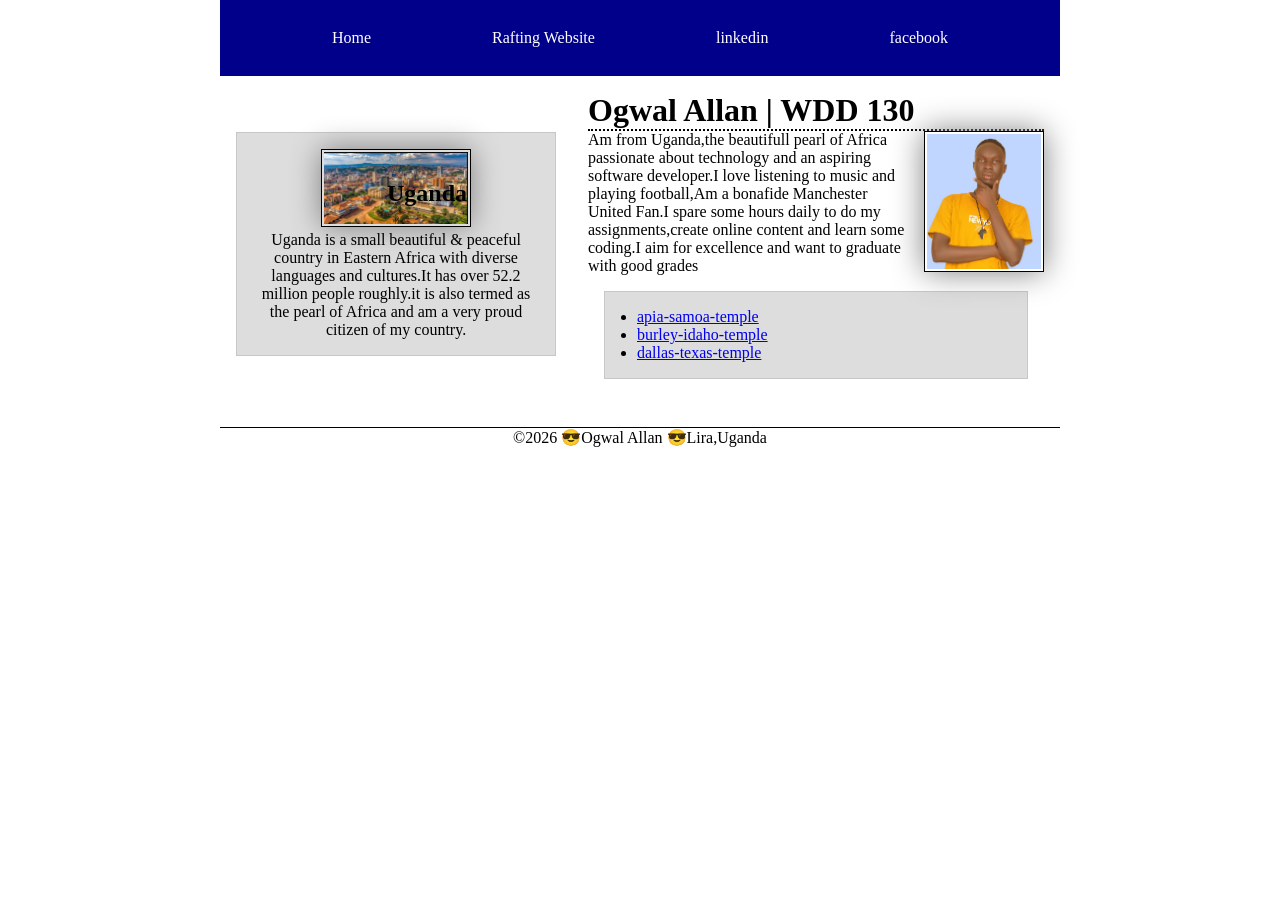
<file: index.html>
<!-- 19 March 2026 -->
<!DOCTYPE html>
<html lang="en-US">

<head>
    <meta charset="UTF-8">
    <meta name="viewport" content="width=device-width, initial-scale=1.0">
    <title>WDD 130 | Ogwal Allan</title>
    <link rel="stylesheet" href="styles/styles.css">
    <meta name="description"
      content="Ogwal Allan's BYU Idaho WDD 130 course home page showcasing personal projects,web development practice,and cultural insights from uganda">
    <meta name="author" content="Ogwal Allan">
    <link rel="preconnect" href="https://fonts.googleapis.com">
    <link rel="preconnect" href="https://fonts.gstatic.com" crossorigin>
    <link href="https://fonts.googleapis.com/css2?family==Roboto&display=swap" rel="stylesheet">
</head>

<body>
    <header>
        <nav>
            <a href="#">Home</a>
            <a href="wwr/">Rafting Website</a>
            <a href="https://Linkedin.com">linkedin</a>
            <a href="https://Facebook.com">facebook</a>

        </nav>
    </header>
    <div class="grid">
        <main>
            <h1>Ogwal Allan | WDD 130</h1>
            <img src="images/profile.jpg" alt="Ogwal Allan Profile Picture" width="200">
            <p>Am from Uganda,the beautifull pearl of Africa passionate about technology and an
                aspiring
                software developer.I love listening to music and playing football,Am a bonafide
                Manchester United Fan.I spare some hours daily to do my assignments,create online
                content and learn some coding.I aim for excellence and want to graduate with good
                grades
            </p>
            <ul class="box indent">
                <li><a
                      href="https://www.churchofjesuschristtemples.org/assets/img/temples/apia-samoa-temple/apia-samoa-temple-13905-main.jpg">apia-samoa-temple</a>
                </li>
                <li><a
                      href="https://www.churchofjesuschristtemples.org/assets/img/temples/burley-idaho-temple/burley-idaho-temple-65243-main.jpg">burley-idaho-temple</a>
                </li>
                <li><a
                      href="https://www.churchofjesuschristtemples.org/assets/img/temples/dallas-texas-temple/dallas-texas-temple-55240-main.jpg">dallas-texas-temple</a>
                </li>
            </ul>

        </main>
        <aside class="box">
            <h2>Uganda</h2>
            <img src="images/uganda1.jpg" alt="Uganda The Pearl of Africa">
            <p>Uganda is a small beautiful & peaceful country in Eastern Africa with diverse
                languages
                and cultures.It has over 52.2 million people roughly.it is also termed as the pearl
                of
                Africa and am a very proud citizen of my country.</p>
        </aside>
    </div>
    <footer>
        <p>©2026 😎Ogwal Allan 😎Lira,Uganda</p>
    </footer>

</body>

</html>
</file>
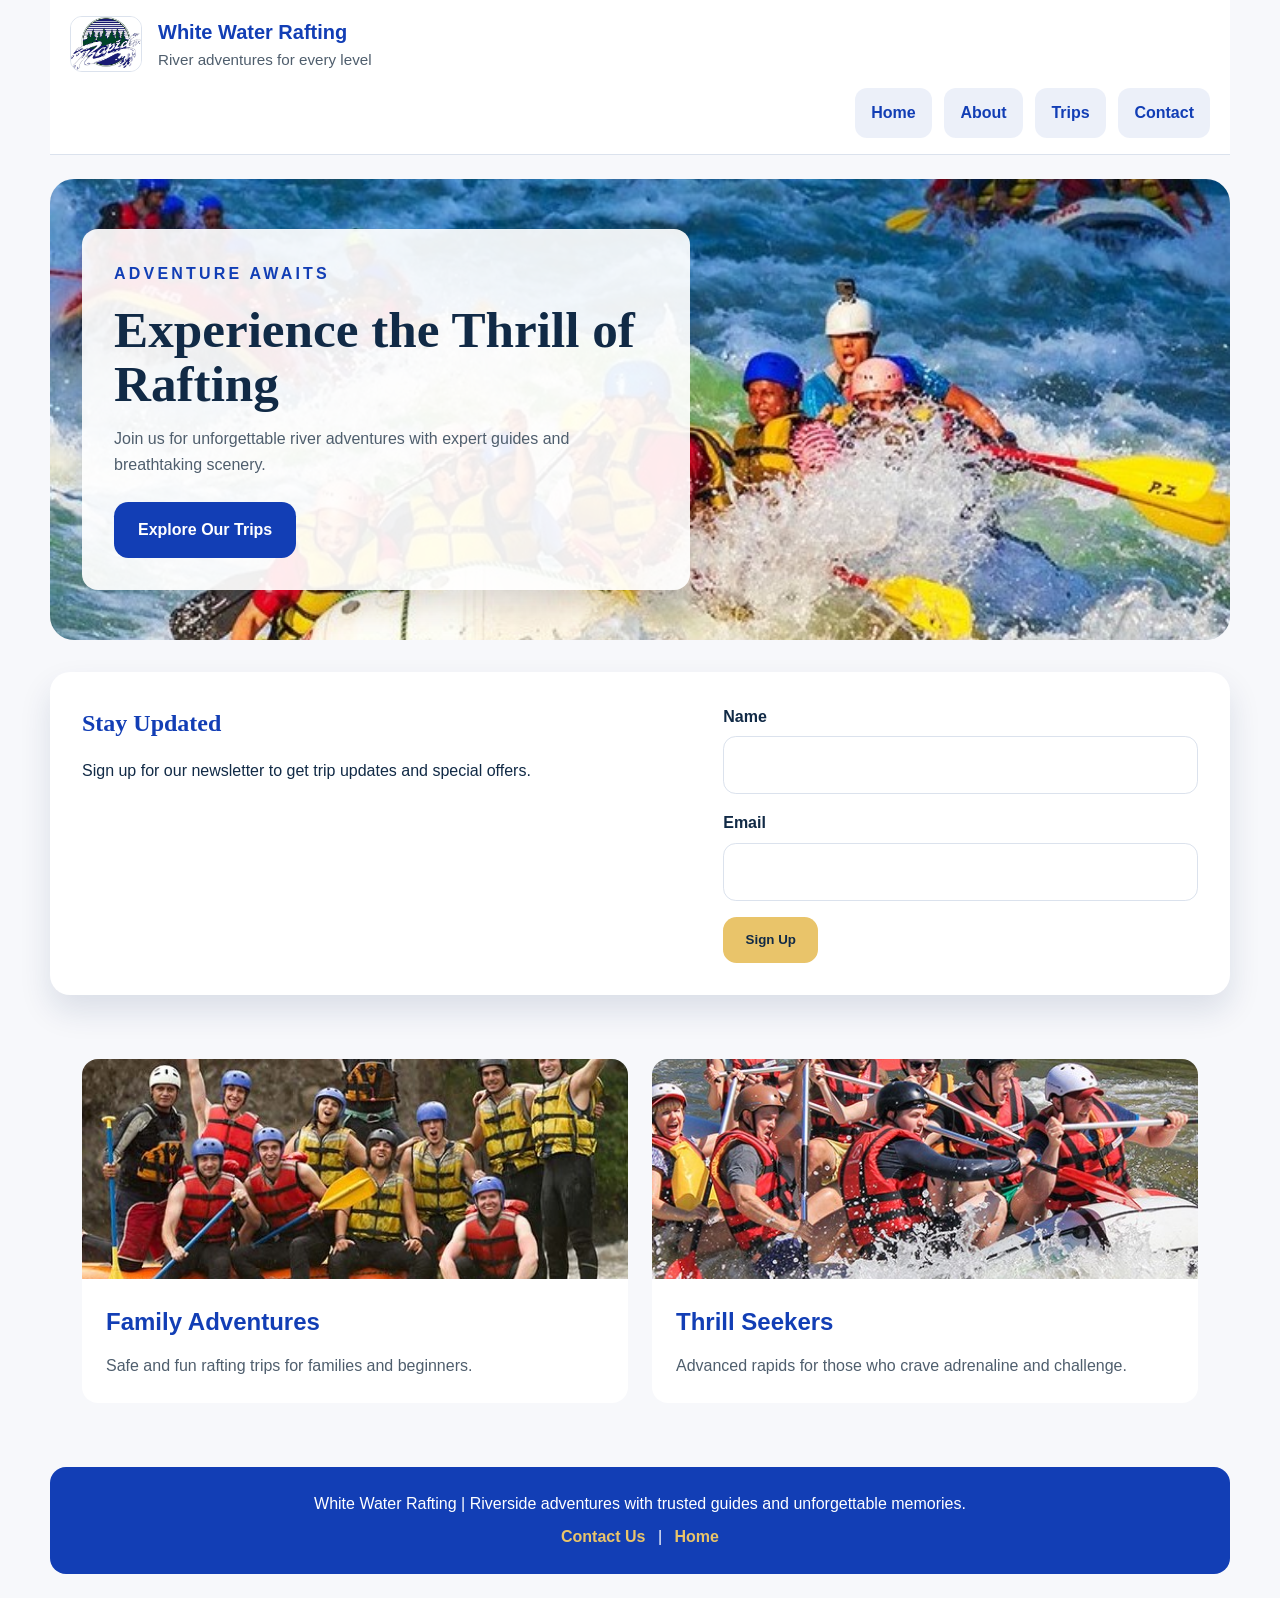
<file: wwr/index.html>
<!DOCTYPE html>
<html lang="en">

<head>
    <meta charset="UTF-8">
    <meta name="viewport" content="width=device-width, initial-scale=1.0">
    <meta name="description"
      content="White Water Rafting Adventures home page. Explore thrilling trips, sign up for our newsletter, and join the adventure.">
    <title>White Water Rafting | Home</title>
    <link rel="stylesheet" href="styles/rafting.css">
</head>

<body>
    <header class="site-header">
        <div class="branding">
            <a href="index.html">
                <img src="images/logo.jpg" alt="WWR Rafting logo">
            </a>
            <div>
                <p class="site-name">White Water Rafting</p>
                <p class="site-tagline">River adventures for every level</p>
            </div>
        </div>
        <nav class="site-nav" aria-label="Primary navigation">
            <a href="index.html">Home</a>
            <a href="about.html">About</a>
            <a href="trips.html">Trips</a>
            <a href="contact.html">Contact</a>
        </nav>
    </header>

    <main>
        <!-- Hero Section -->
        <section class="hero">
            <img src="images/hero.jpg" alt="Rafting adventure">
            <div class="hero-text">
                <span class="eyebrow">Adventure Awaits</span>
                <h1>Experience the Thrill of Rafting</h1>
                <p>Join us for unforgettable river adventures with expert guides and breathtaking
                    scenery.</p>
                <a href="trips.html" class="button">Explore Our Trips</a>
            </div>
        </section>

        <!-- Newsletter Section -->
        <section class="newsletter-section">
            <div class="newsletter-copy">
                <h2>Stay Updated</h2>
                <p>Sign up for our newsletter to get trip updates and special offers.</p>
            </div>
            <form class="newsletter-form">
                <div class="form-field">
                    <label for="name">Name</label>
                    <input type="text" id="name" name="name" required>
                </div>
                <div class="form-field">
                    <label for="email">Email</label>
                    <input type="email" id="email" name="email" required>
                </div>
                <button type="submit">Sign Up</button>
            </form>
        </section>

        <!-- Grid Content Section -->
        <section class="home-grid">
            <article class="feature-card">
                <img src="images/rafting1.jpg" alt="Group rafting">
                <div>
                    <h2>Family Adventures</h2>
                    <p>Safe and fun rafting trips for families and beginners.</p>
                </div>
            </article>
            <article class="feature-card">
                <img src="images/rafting2.jpg" alt="Extreme rafting">
                <div>
                    <h2>Thrill Seekers</h2>
                    <p>Advanced rapids for those who crave adrenaline and challenge.</p>
                </div>
            </article>
        </section>
    </main>

    <footer class="site-footer">
        <p>White Water Rafting | Riverside adventures with trusted guides and unforgettable
            memories.</p>
        <p><a href="contact.html">Contact Us</a> | <a href="index.html">Home</a></p>
    </footer>
</body>

</html>
</file>
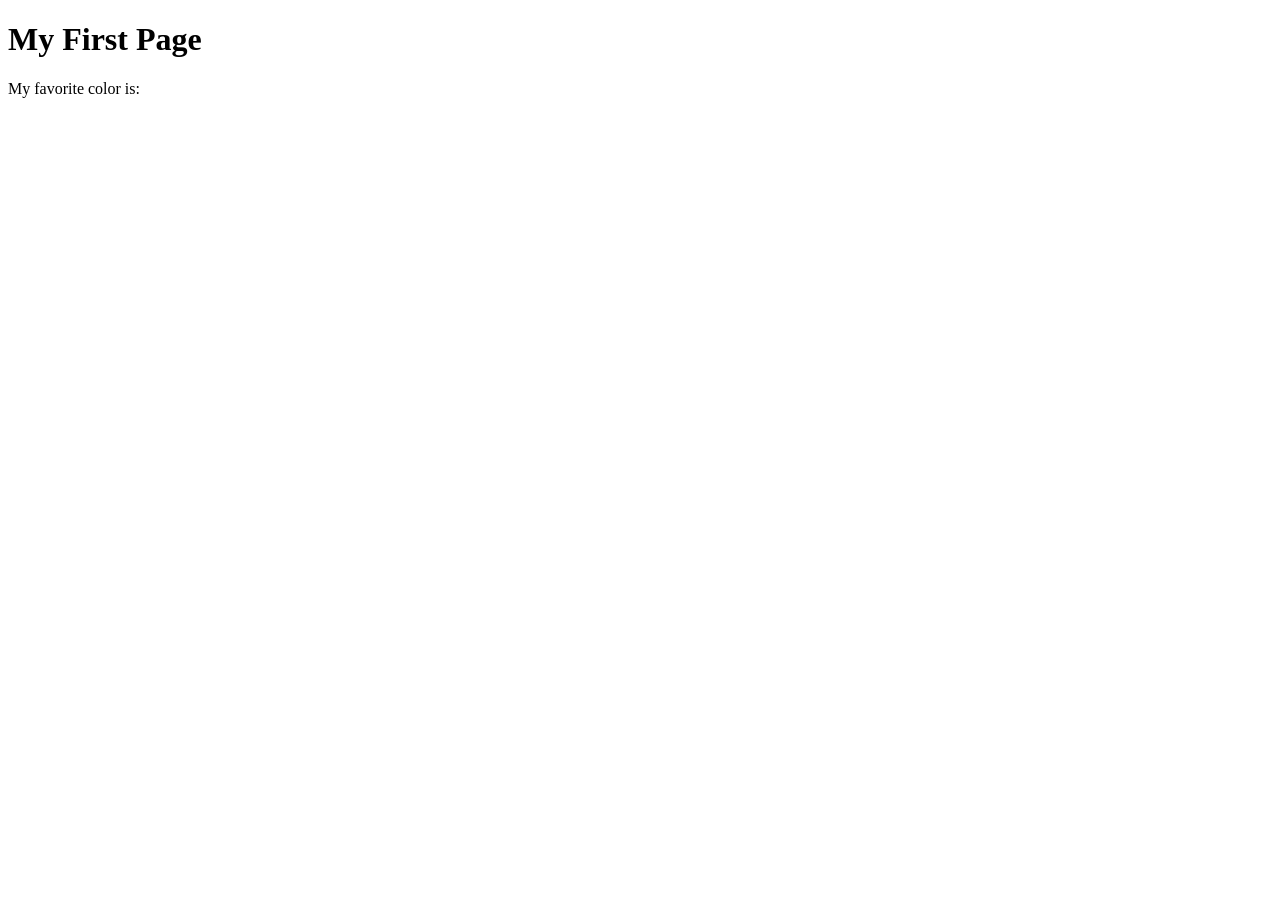
<file: week01/first-page.html>
<!DOCTYPE html>
<html lang="en">
<head>
    <meta charset="UTF-8">
    <meta name="viewport" content="width=device-width, initial-scale=1.0">
    <title>My First Page</title>
</head>
<body>
    <h1>My First Page</h1>
    <p>My favorite color is: </p>
</body>
</html>
</file>
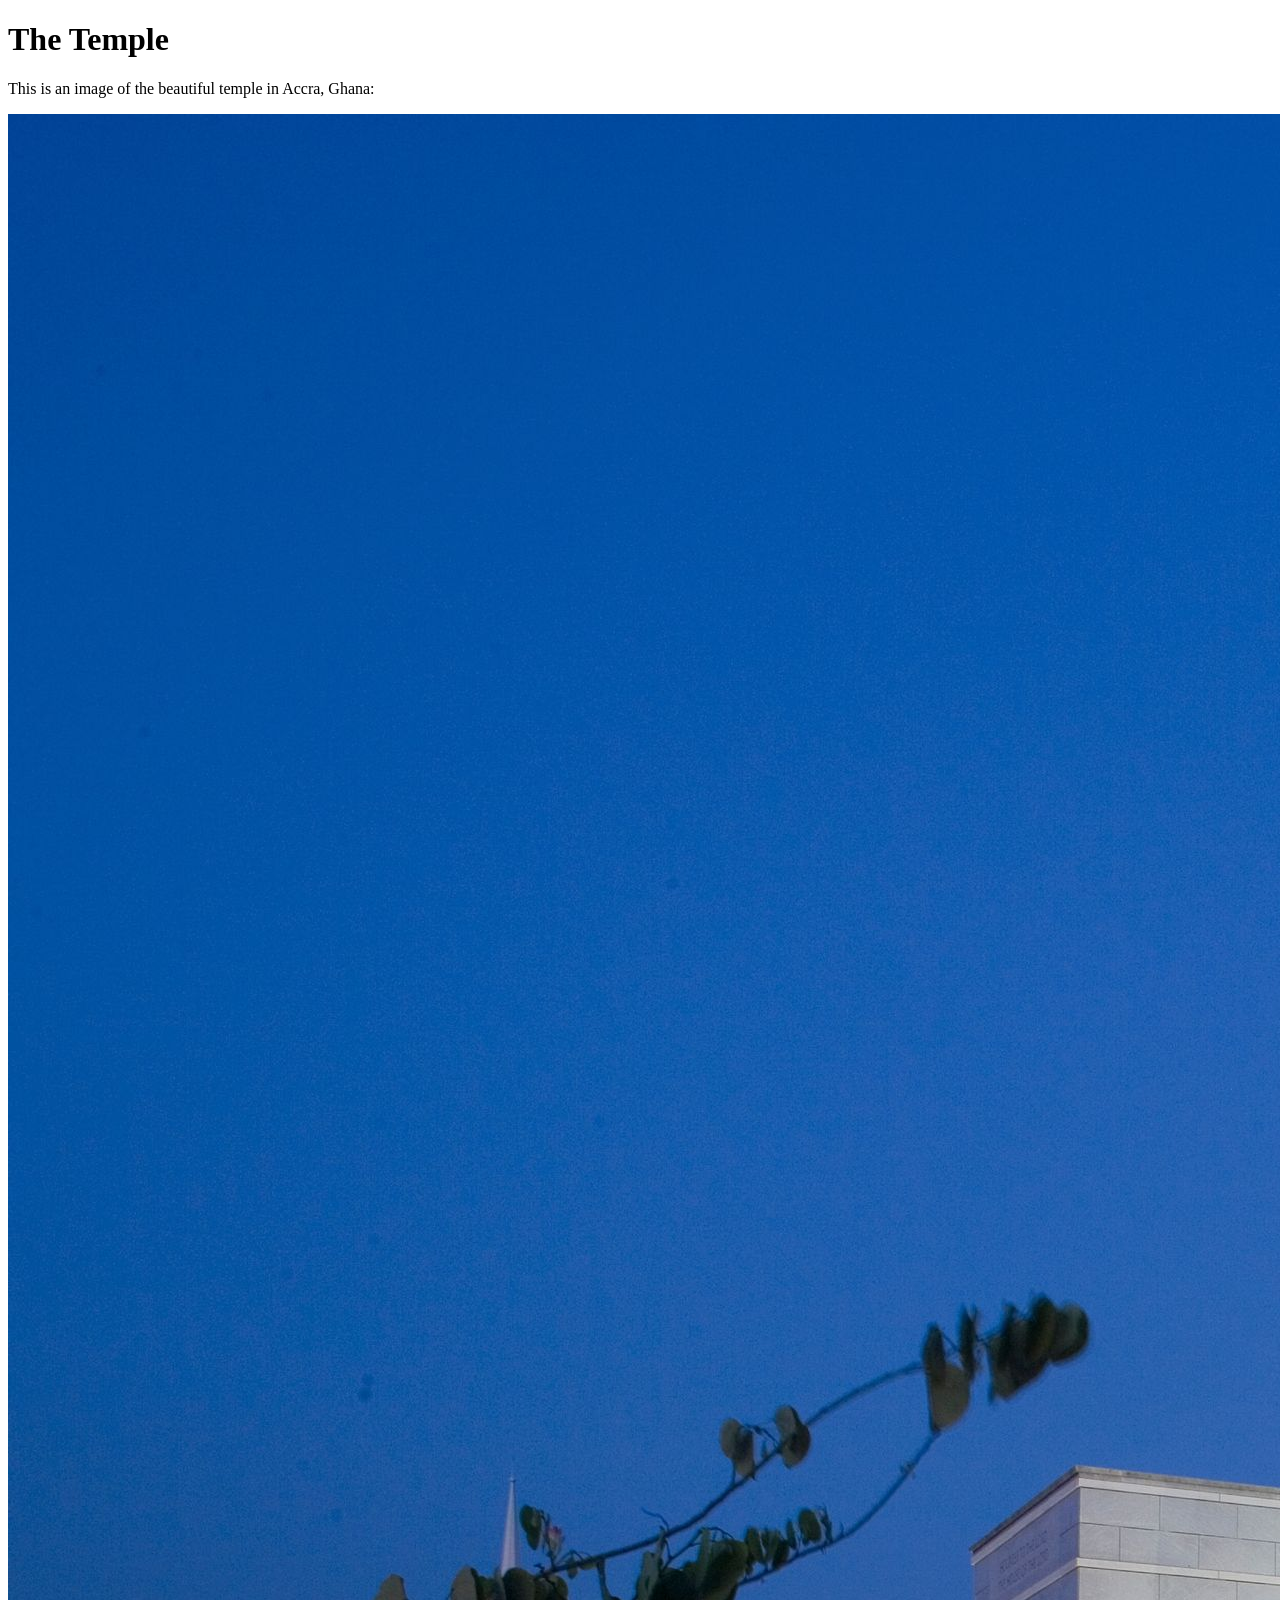
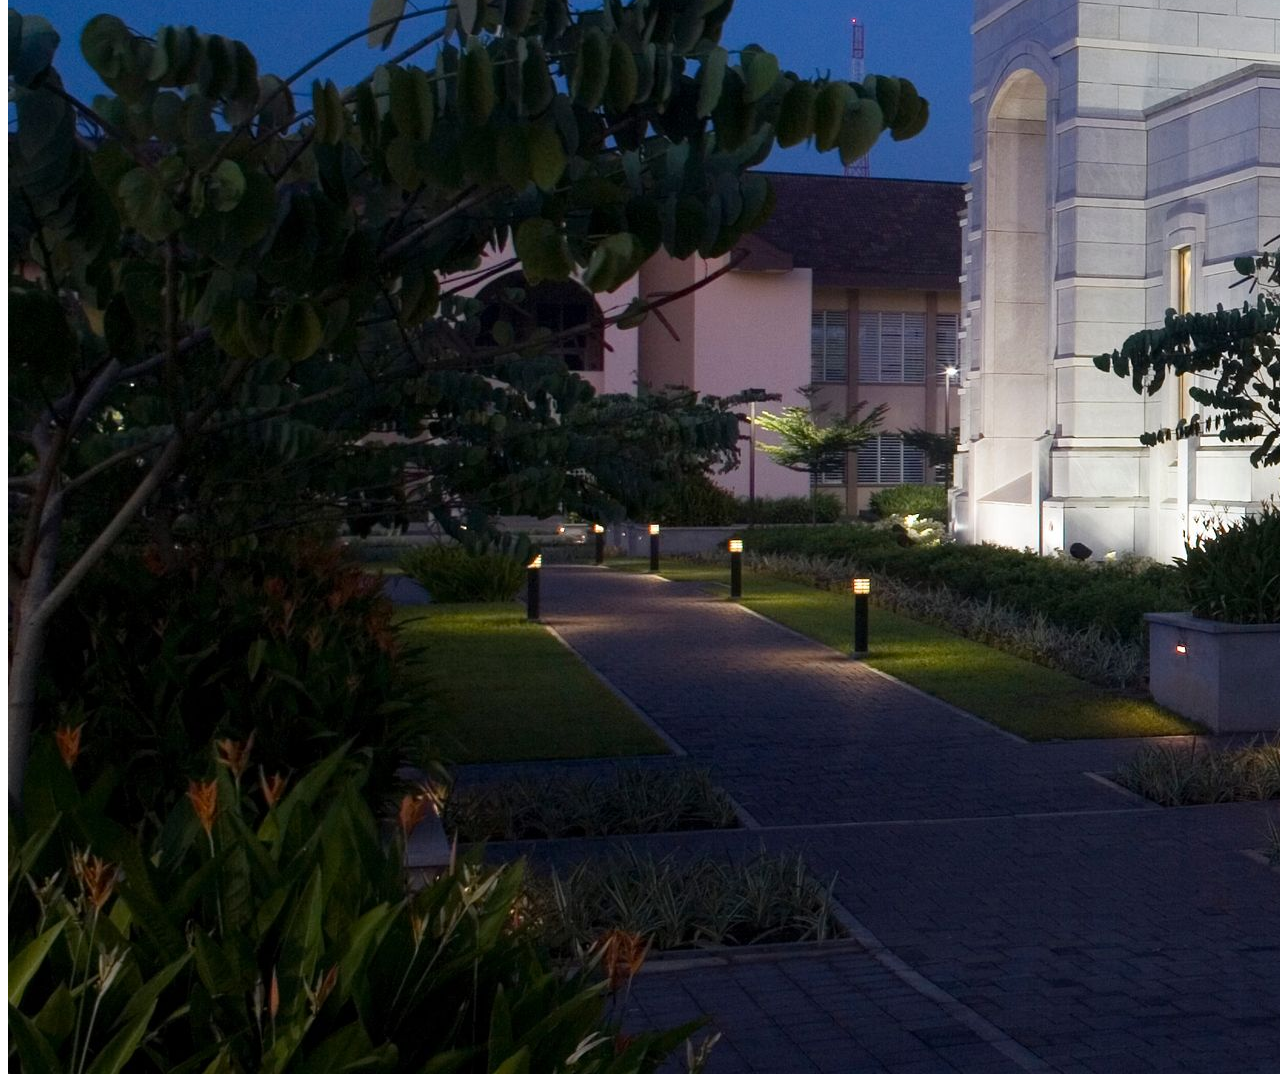
<file: week01/images.html>
<!DOCTYPE html>
<html lang="en">
<head>
    <meta charset="UTF-8">
    <meta name="viewport" content="width=device-width, initial-scale=1.0">
    <title>Temple Image</title>
</head>
<body>
    <h1>The Temple</h1>
    <p>This is an image of the beautiful temple in Accra, Ghana:</p>
    <img src="images/temple-large.jpeg" alt="The Accra Ghana Temple">
    
</body>
</html>
</file>
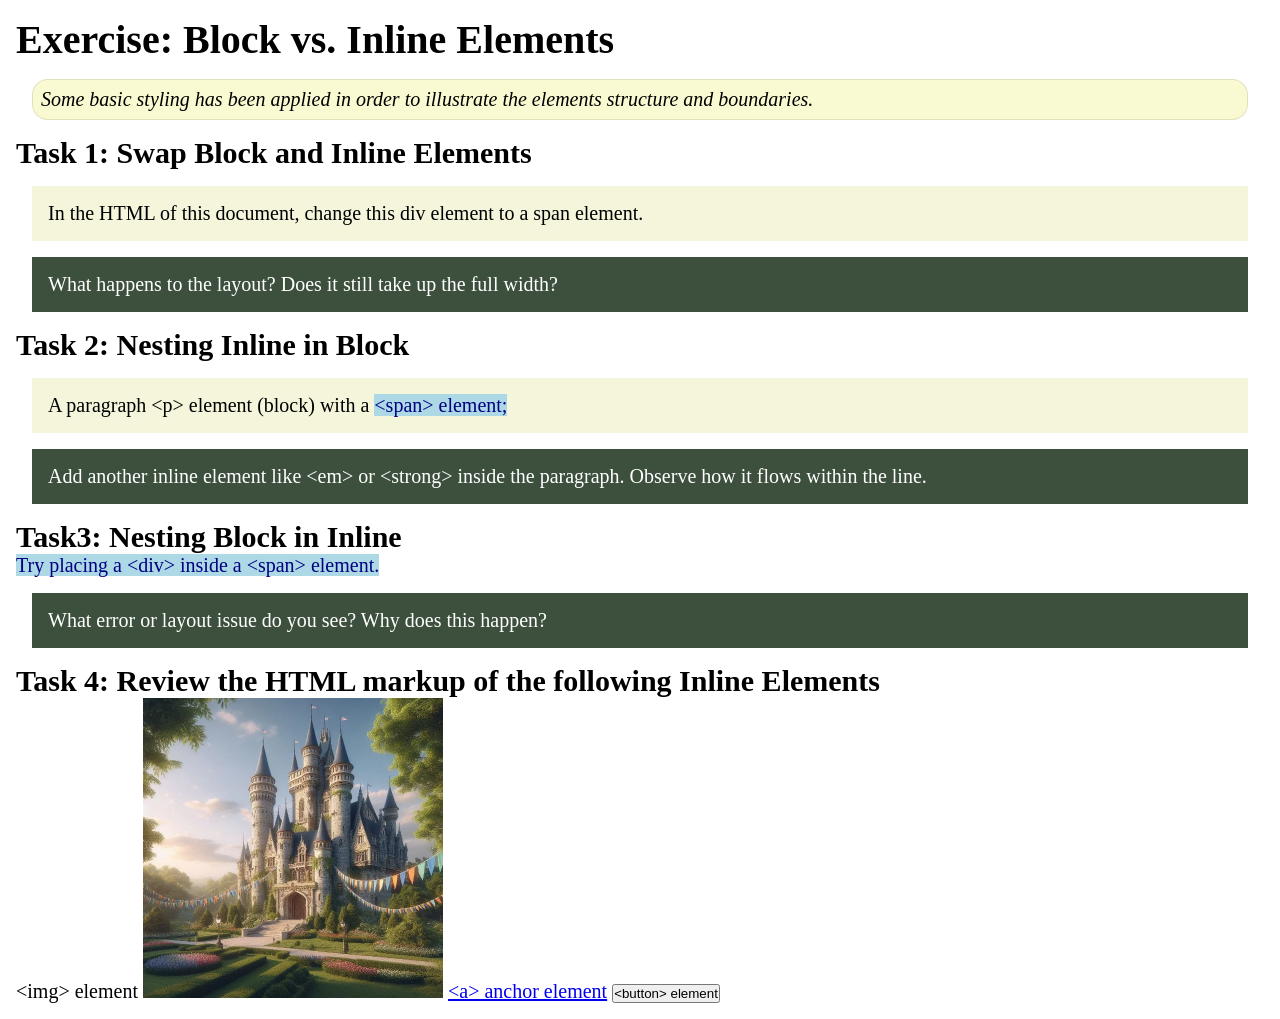
<file: week02/block-vs-inline.html>
<!DOCTYPE html>
<html lang="en">

<head>
    <meta charset="UTF-8">
    <meta name="viewport" content="width=device-width, initial-scale=1.0">
    <title>Exercise: Block vs. Inline Elements</title>
    <link rel="stylesheet" href="styles/block-vs-inline.css">
</head>

<body>
    <main>
        <h1>Exercise: Block vs. Inline Elements</h1>
        <p class="note">Some basic styling has been applied in order to illustrate the elements structure and
            boundaries.</p>

        <h2>Task 1: Swap Block and Inline Elements</h2>
        <div>In the HTML of this document, change this div element to a span element.</div>

        <p class="question">What happens to the layout? Does it still take up the full width?</p>

        <h2>Task 2: Nesting Inline in Block</h2>
        <p>A paragraph &lt;p&gt; element (block) with a <span>&lt;span&gt; element;</span></p>
        <p class="question">Add another inline element like &lt;em&gt; or &lt;strong&gt; inside the paragraph. Observe
            how it flows within the line.</p>

        <h2>Task3: Nesting Block in Inline</h2>
        <span>Try placing a &lt;div&gt; inside a &lt;span&gt; element.</span>
            <p class="question">What error or layout issue do you see? Why does this happen?</p>


            <h2>Task 4: Review the HTML markup of the following Inline Elements</h2>
        &lt;img&gt; element
        <img src="images/castle.webp" alt="placeholder image (images are inline)" width="300" height="300">
        <a href="https://churchofjesuschrist.org">&lt;a&gt; anchor element</a>
        <button type="button">&lt;button&gt; element</button>
    </main>
</body>

</html>
</file>
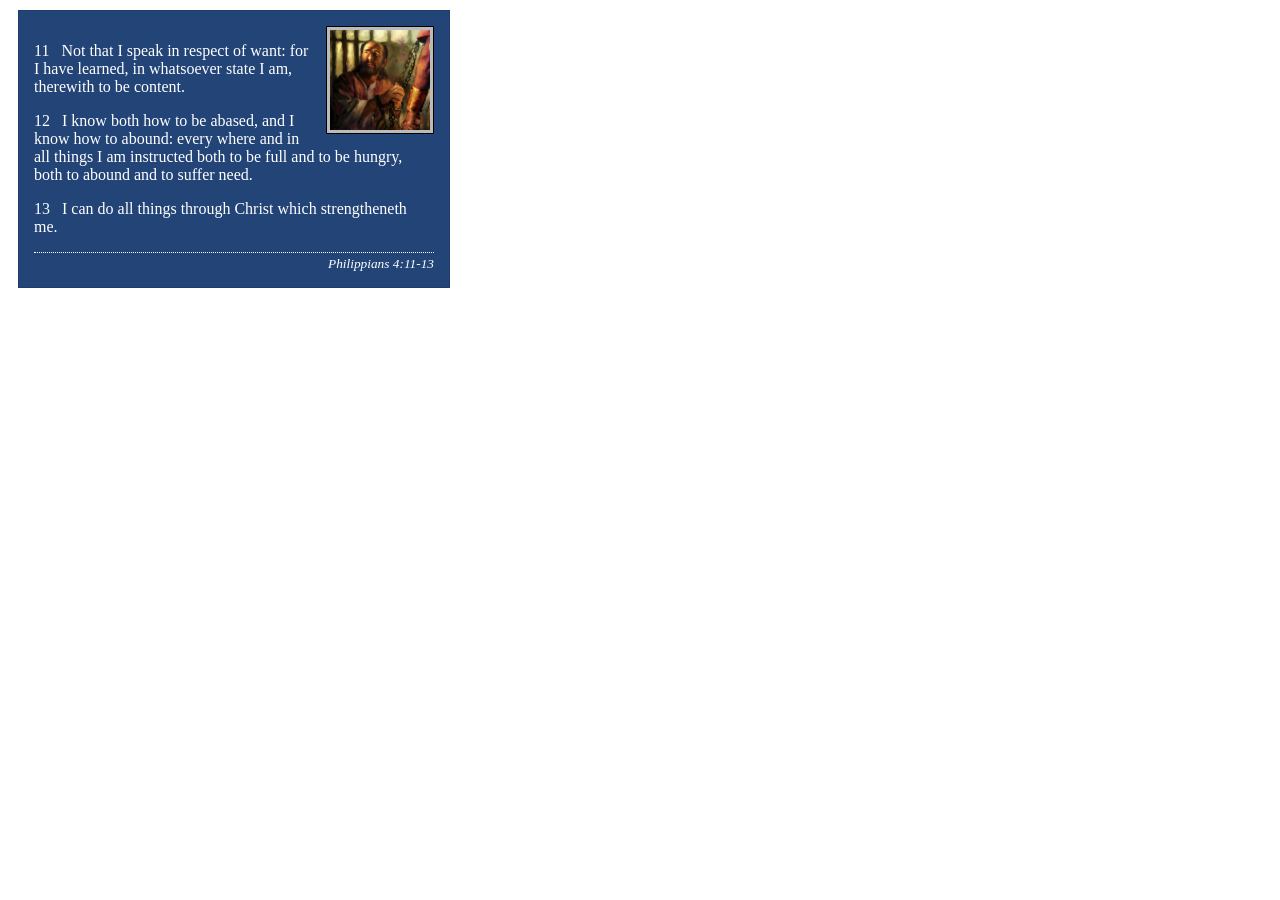
<file: week02/box-model-solution.html>
<!DOCTYPE html>
<html lang="en">
<head>
    <meta charset="UTF-8">
    <meta name="viewport" content="width=device-width, initial-scale=1.0">
    <title>Box Model Activity</title>
    <link rel="stylesheet" href="styles/box-model-solution.css">
</head>
<body>
    <main>
        <div class="callout">
            <img src="images/apostle-paul-imprisoned.webp" alt="Paul the Apostle - Imprisoned in Rome" width="200" height="200">
            <blockquote>
                <p>11 &nbsp; Not that I speak in respect of want: for I have learned, in whatsoever state I am, therewith to be content.</p>
                <p>12 &nbsp; I know both how to be abased, and I know how to abound: every where and in all things I am instructed both to be full and to be hungry, both to abound and to suffer need.</p>
                <p>13 &nbsp; I can do all things through Christ which strengtheneth me.</p>
            </blockquote>
            <cite>Philippians 4:11-13</cite>
        </div>
    </main>
</body>
</html>
</file>
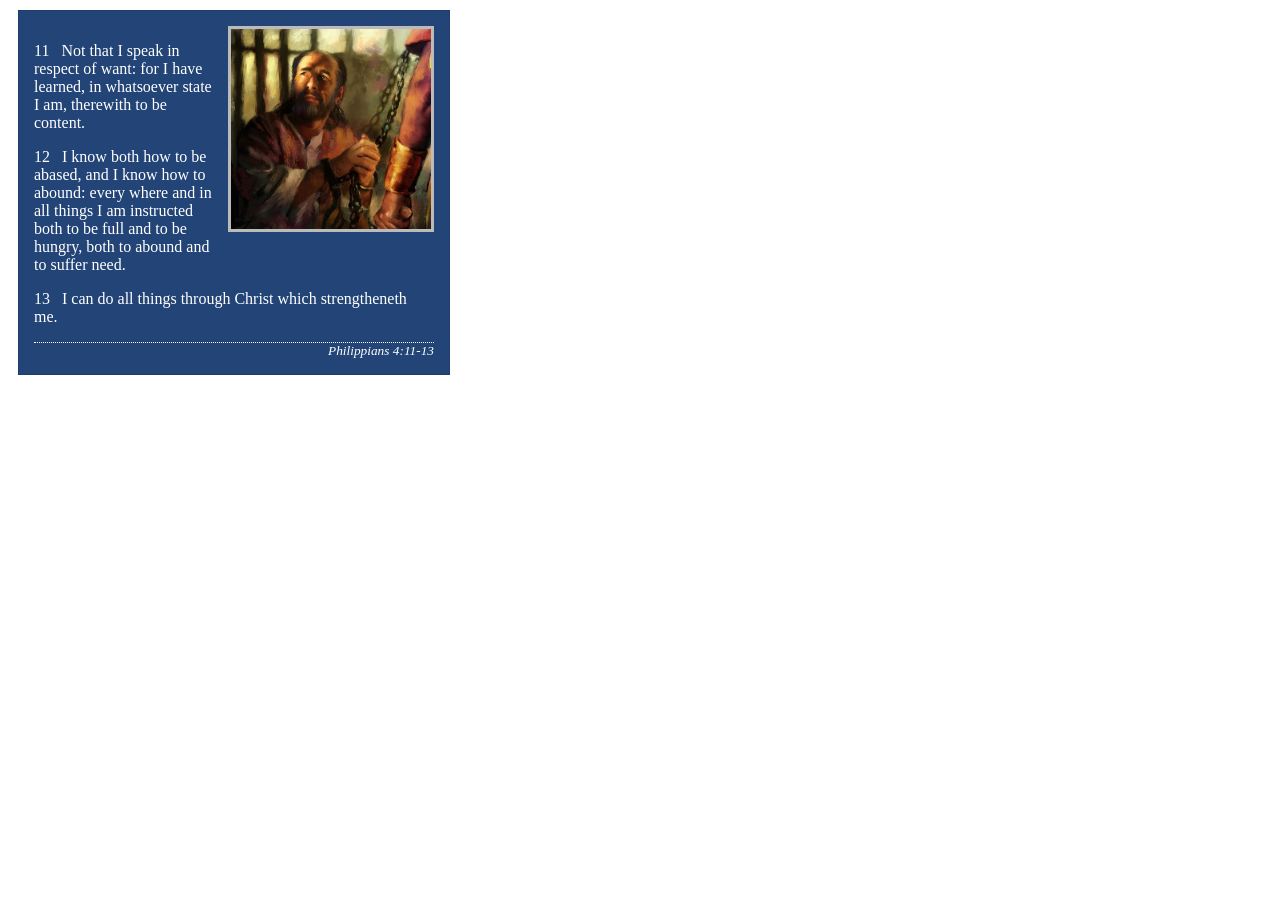
<file: week02/box-model.html>
<!DOCTYPE html>
<html lang="en">

<head>
    <meta charset="UTF-8">
    <meta name="viewport" content="width=device-width, initial-scale=1.0">
    <title>Box Model Activity</title>
    <link rel="stylesheet" href="styles/box-model.css">
</head>

<body>
    <main>
        <div class="callout">
            <img src="images/apostle-paul-imprisoned.webp"
              alt="Paul the Apostle - Imprisoned in Rome" width="200" height="200">
            <blockquote>
                <p>11 &nbsp; Not that I speak in respect of want: for I have learned, in whatsoever
                    state I am, therewith to be content.</p>
                <p>12 &nbsp; I know both how to be abased, and I know how to abound: every where and
                    in all things I am instructed both to be full and to be hungry, both to abound
                    and to suffer need.</p>
                <p>13 &nbsp; I can do all things through Christ which strengtheneth me.</p>
            </blockquote>
            <cite>Philippians 4:11-13</cite>
        </div>
    </main>
</body>

</html>
</file>
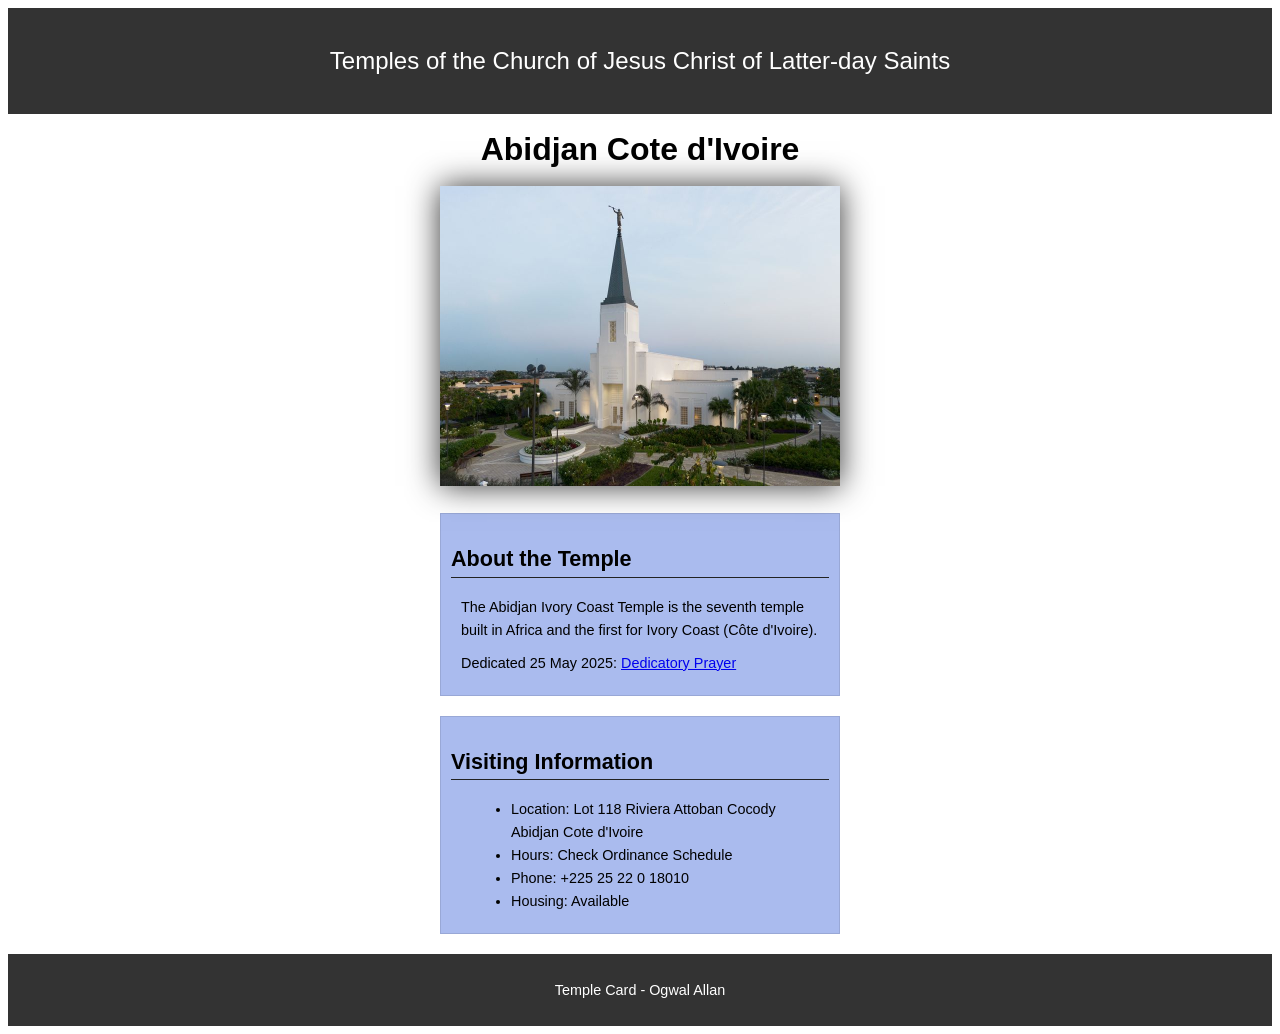
<file: week02/temple.html>
<!DOCTYPE html>
<html lang="en">

<head>
    <meta charset="UTF-8">
    <meta name="viewport" content="width=device-width, initial-scale=1.0">
    <title>Temple Card - Abidjan Cote d'Ivoire</title>
    <link rel="stylesheet" href="styles/temple.css">
</head>

<body>
    <header>
        <p>Temples of the Church of Jesus Christ of Latter-day Saints</p>
    </header>
    <main>
        <h1>Abidjan Cote d'Ivoire</h1>
        <picture>
            <img src="images/abidjan-ivory-coast.jpeg" alt="Abidjan Cote d'Ivoire Temple">
        </picture>
        <section>
            <h2>About the Temple</h2>
            <p>The Abidjan Ivory Coast Temple is the seventh temple built in Africa and the first
                for Ivory Coast (Côte
                d'Ivoire).</p>
            <p>Dedicated 25 May 2025: <a
                  href="https://www.churchofjesuschrist.org/temples/dedicatory-prayer/abidjan-ivory-coast-temple/2025-05-25?lang=eng"
                  target="_blank" rel="noopener noreferrer">Dedicatory Prayer</a></p>
        </section>
        <section>
            <h2>Visiting Information</h2>
            <ul class="box">
                <li>Location: Lot 118 Riviera Attoban Cocody Abidjan Cote d'Ivoire</li>
                <li>Hours: Check Ordinance Schedule</li>
                <li>Phone: +225 25 22 0 18010</li>
                <li>Housing: Available</li>
            </ul>
        </section>
    </main>
    <footer>
        <p>Temple Card - Ogwal Allan</p>
    </footer>
</body>

</html>
</file>
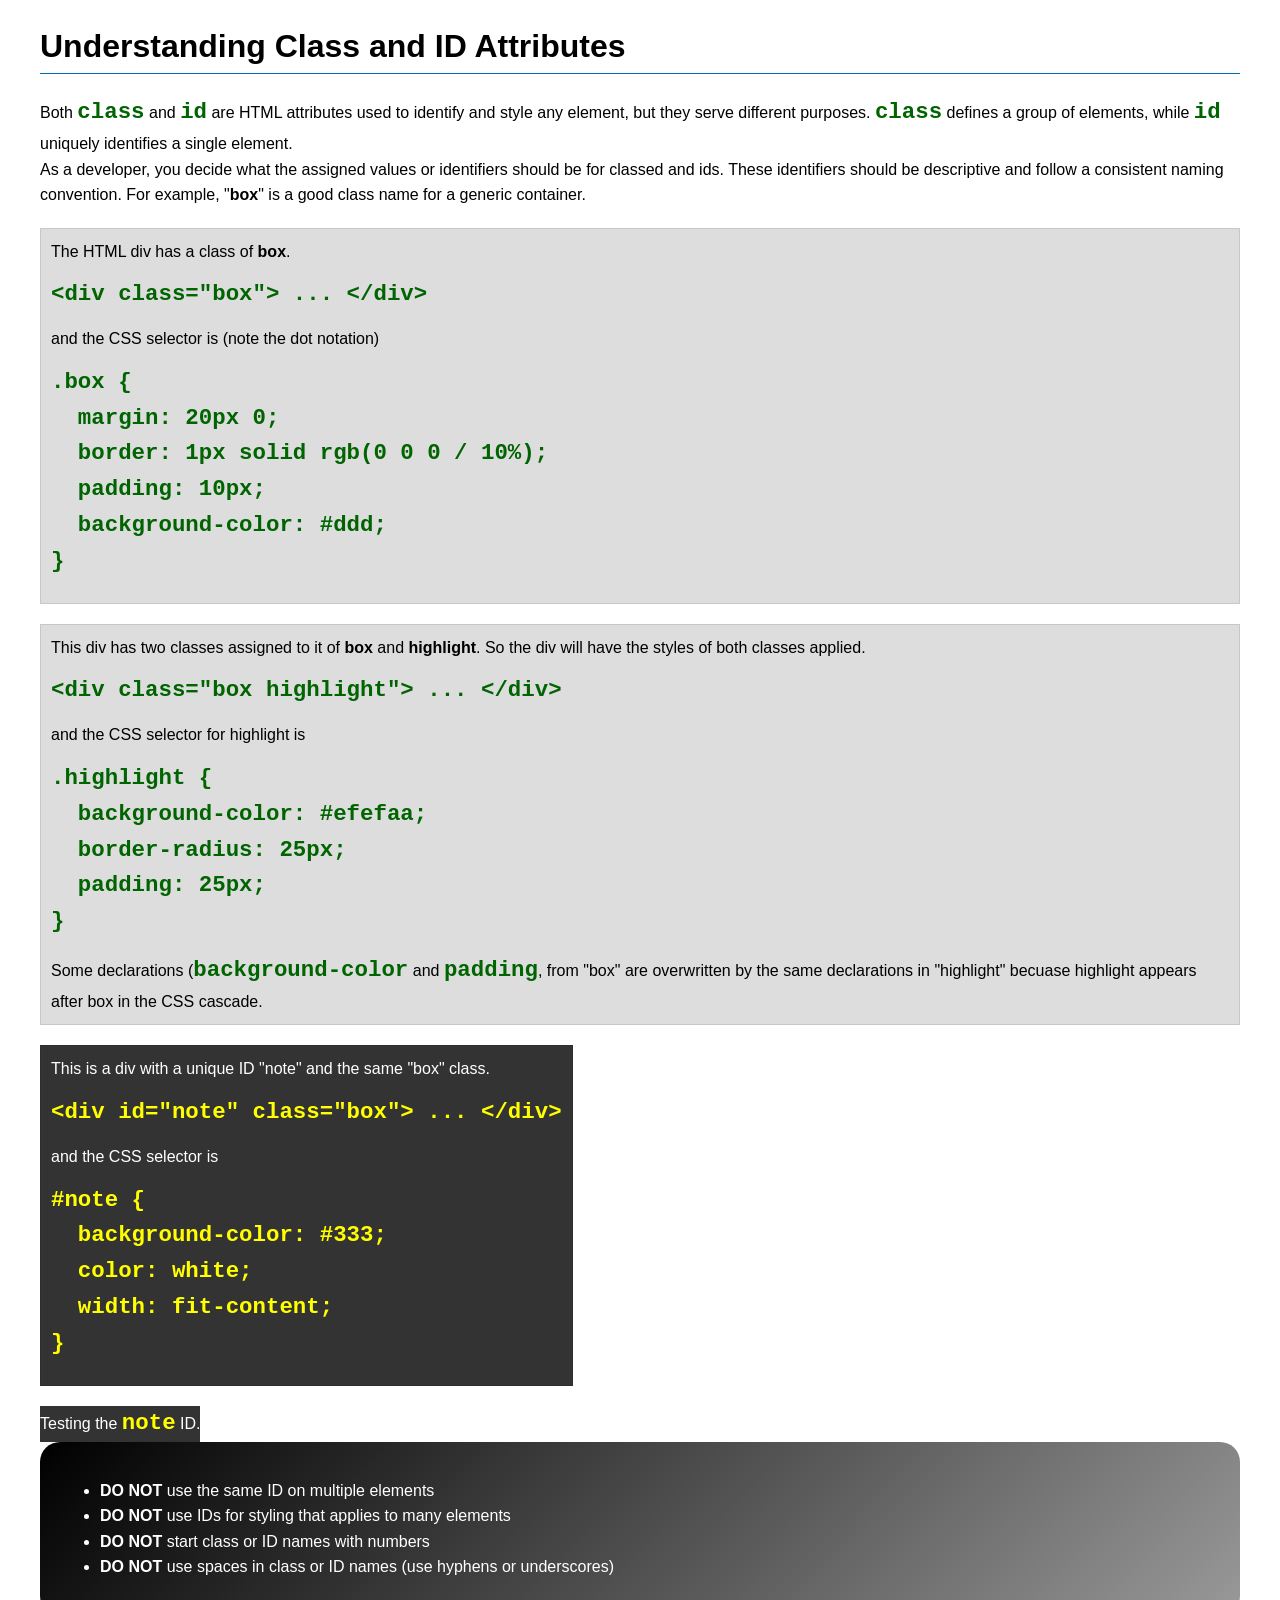
<file: week03/class-and-id.html>
<!DOCTYPE html>
<html lang="en">

<head>
    <meta charset="UTF-8">
    <meta name="viewport" content="width=device-width, initial-scale=1.0">
    <title>Class vs ID Attributes</title>
    <link rel="stylesheet" href="styles/class-and-id.css">
</head>

<body>
    <h1>Understanding Class and ID Attributes</h1>
    <p>Both <code>class</code> and <code>id</code> are HTML attributes used to identify and style
        any element, but they
        serve different purposes. <code>class</code> defines a group of elements, while
        <code>id</code> uniquely
        identifies a single element.</p>
    <p>As a developer, you decide what the assigned values or identifiers should be for classed and
        ids. These
        identifiers should be
        descriptive and follow a consistent naming convention. For example, "<strong>box</strong>"
        is a good class name
        for a generic container.</p>
    <div class="box">
        <p>The HTML div has a class of <strong>box</strong>.</p>
        <pre><code class="html">&lt;div class="box"&gt; ... &lt;/div&gt;</code></pre>
        and the CSS selector is (note the dot notation)
        <pre><code class="css">.box {
  margin: 20px 0;
  border: 1px solid rgb(0 0 0 / 10%);
  padding: 10px;
  background-color: #ddd; 
}</code></pre>
    </div>

    <div class="box">
        <p>This div has two classes assigned to it of <strong>box</strong> and
            <strong>highlight</strong>. So the div
            will have the styles of both classes applied.</p>
        <pre><code class="html">&lt;div class="box highlight"&gt; ... &lt;/div&gt;</code></pre>
        and the CSS selector for highlight is
        <pre><code class="css">.highlight {
  background-color: #efefaa;
  border-radius: 25px;
  padding: 25px;
}</code></pre>
        <p>Some declarations (<code>background-color</code> and <code>padding</code>, from "box" are
            overwritten by the same declarations in "highlight" becuase highlight appears after box
            in the CSS cascade.</p>
    </div>

    <div id="note" class="box">
        <p>This is a div with a unique ID "note" and the same "box" class.</p>
        <pre><code class="html">&lt;div id="note" class="box"&gt; ... &lt;/div&gt;</code></pre>
        and the CSS selector is
        <pre><code class="css">#note {
  background-color: #333;
  color: white;
  width: fit-content;
}</code></pre>
    </div>

    <div id="note">
        <p>Testing the <code>note</code> ID.</p>
    </div>

    <section id="best-practice">
        <ul>
            <li><strong>DO NOT</strong> use the same ID on multiple elements</li>
            <li><strong>DO NOT</strong> use IDs for styling that applies to many elements</li>
            <li><strong>DO NOT</strong> start class or ID names with numbers</li>
            <li><strong>DO NOT</strong> use spaces in class or ID names (use hyphens or underscores)
            </li>
        </ul>
    </section>


</body>

</html>
</file>
<file: styles/styles.css>
* {
    margin: 0;
    padding: 0;
    box-sizing: border-box;
}

header,
footer,
.grid {
    max-width: 840px;
    margin: 0 auto;
}

nav {
    background-color: darkblue;
    padding: 10px;
    display: flex;
    justify-content: space-evenly;
    align-items: center;
}

nav a {
    color: white;
    text-decoration: none;
    display: block;
    padding: 1.2rem;

}

h1 {
    color: darkblue margin: 10px 0;
    border-bottom: 2px dotted black;
}

img {
    width: 150px;
    height: auto;
    border: 1px solid black;
    padding: 2px;
    box-shadow: 0 0 30px gray;

}

p {
    padding: 0;
}

.grid {
    display: grid;
    grid-template-columns: 1fr 3fr;
    align-items: center;
}

main {
    margin: 1rem;
    grid-column: 2/3;
}

aside {
    position: relative;
    width: 20rem;
    text-align: center;
    grid-column: 1/2;
    grid-row: 1/2;
}

main img {
    width: 120px;
    height: auto;
    float: right;
    margin-left: 10px;
}

aside h2 {
    position: absolute;
    top: 47px;
    left: 150px;
}

footer {
    margin-top: 1em;
    border-top: 1px solid #000;
    text-align: center;
}

/* Class Selectors */
.box {
    margin: 1rem;
    border: 1px solid rgba(0, 0, 0, 0.1);
    padding: 1rem;
    background-color: #ddd;
    color: #000;
}

.indent {
    padding-left: 2rem;
}
</file>
<file: wwr/styles/rafting.css>
:root {
    --primary: #123eb5;
    /* updated dark blue */
    --accent: #e9c46a;
    --text: #112a46;
    --muted: #4f5e6d;
    --bg: #f7f8fb;
    --surface: #ffffff;
    --border: #dbe2ed;
    --radius: 1.25rem;
    --max-width: 1180px;
    --shadow: 0 16px 32px rgba(17, 45, 90, 0.12);
    --font-body: Arial, Helvetica, sans-serif;
    --font-heading: "Times New Roman", Georgia, serif;
}

* {
    box-sizing: border-box;
    margin: 0;
    padding: 0;
}

html {
    scroll-behavior: smooth;
}

body {
    font-family: var(--font-body);
    color: var(--text);
    background: var(--bg);
    line-height: 1.6;
}

img {
    max-width: 100%;
    display: block;
}

a {
    color: inherit;
    text-decoration: none;
}

header,
main,
footer {
    width: min(100%, var(--max-width));
    margin: 0 auto;
}

/* Header */
.site-header {
    padding: 1rem 1.25rem;
    background: var(--surface);
    border-bottom: 1px solid var(--border);
    display: flex;
    flex-direction: column;
    gap: 1rem;
}

.branding {
    display: flex;
    align-items: center;
    gap: 1rem;
}

.branding img {
    width: 72px;
    border-radius: 0.75rem;
    border: 1px solid var(--border);
}

.site-name {
    font-size: 1.25rem;
    font-weight: 700;
    color: var(--primary);
}

.site-tagline {
    color: var(--muted);
    font-size: 0.95rem;
}

.site-nav {
    display: flex;
    flex-wrap: wrap;
    gap: 0.8rem;
    justify-content: flex-end;
}

.site-nav a {
    display: inline-block;
    padding: 0.75rem 1rem;
    border-radius: 0.75rem;
    background: rgba(18, 62, 181, 0.08);
    color: var(--primary);
    font-weight: 700;
}

.site-nav a:hover,
.site-nav a:focus-visible {
    background: var(--primary);
    color: white;
}

/* Hero */
.hero {
    position: relative;
    margin-top: 1.5rem;
    border-radius: 1.5rem;
    overflow: hidden;
}

.hero img {
    width: 100%;
    height: clamp(20rem, 36vw, 32rem);
    object-fit: cover;
}

.hero-text {
    position: absolute;
    left: 2rem;
    top: 50%;
    transform: translateY(-50%);
    max-width: 38rem;
    background: rgba(255, 255, 255, 0.92);
    padding: 2rem;
    border-radius: 1rem;
    box-shadow: var(--shadow);
}

.eyebrow {
    display: inline-block;
    margin-bottom: 1rem;
    text-transform: uppercase;
    letter-spacing: 0.2em;
    font-weight: 700;
    color: var(--primary);
}

.hero-text h1 {
    margin-bottom: 1rem;
    font-family: var(--font-heading);
    font-size: clamp(2rem, 4vw, 3.2rem);
    line-height: 1.05;
}

.hero-text p {
    margin-bottom: 1.5rem;
    color: var(--muted);
}

/* Buttons */
.button {
    display: inline-flex;
    align-items: center;
    justify-content: center;
    padding: 0.95rem 1.5rem;
    border-radius: 0.9rem;
    background: var(--primary);
    color: white;
    font-weight: 700;
    transition: background 0.2s ease;
}

.button:hover,
.button:focus-visible {
    background: #0d2a80;
}

/* Newsletter */
.newsletter-section {
    display: grid;
    grid-template-columns: minmax(220px, 1.3fr) minmax(260px, 1fr);
    gap: 1.5rem;
    padding: 2rem;
    margin-top: 2rem;
    background: var(--surface);
    border-radius: var(--radius);
    box-shadow: var(--shadow);
}

.newsletter-copy h2 {
    margin-bottom: 1rem;
    color: var(--primary);
    font-family: var(--font-heading);
}

.newsletter-form {
    display: grid;
    gap: 1rem;
}

.form-field {
    display: grid;
    gap: 0.45rem;
}

label {
    font-weight: 700;
    color: var(--text);
}

input,
textarea {
    width: 100%;
    padding: 0.95rem 1rem;
    border: 1px solid var(--border);
    border-radius: 0.8rem;
    font: inherit;
    color: var(--text);
    background: white;
}

textarea {
    min-height: 140px;
    resize: vertical;
}

button[type="submit"] {
    width: fit-content;
    padding: 0.95rem 1.4rem;
    border: none;
    border-radius: 0.85rem;
    background: var(--accent);
    color: var(--text);
    font-weight: 700;
    cursor: pointer;
    transition: background 0.2s ease;
}

button[type="submit"]:hover,
button[type="submit"]:focus-visible {
    background: #d4b45d;
}

/* Grid Layouts */
.home-grid,
.trip-grid,
.employee-grid {
    margin-top: 2rem;
    display: grid;
    gap: 1.5rem;
}

.home-grid {
    grid-template-columns: repeat(auto-fit, minmax(240px, 1fr));
    padding: 2rem;
}

.trip-grid {
    grid-template-columns: repeat(auto-fit, minmax(260px, 1fr));
    padding: 1.5rem;
}

.employee-grid {
    grid-template-columns: repeat(auto-fit, minmax(220px, 1fr));
    margin-top: 1rem;
}

/* Cards */
.feature-card,
.trip-card {
    border-radius: 1rem;
    overflow: hidden;
    background: white;
}

.feature-card img,
.trip-card img {
    width: 100%;
    height: 220px;
    object-fit: cover;
}

.feature-card div,
.trip-card div {
    padding: 1.5rem;
}

.feature-card h2,
.trip-card h2 {
    margin-bottom: 0.75rem;
    color: var(--primary);
}

.feature-card p,
.trip-card p {
    color: var(--muted);
}

/* Trip Table */
.trip-table-section {
    padding: 2rem;
}

.trip-table {
    width: 100%;
    border-collapse: collapse;
    min-width: 320px;
    background: white;
    overflow: hidden;
    border-radius: 1rem;
}

.trip-table caption {
    caption-side: top;
    text-align: left;
    padding: 1rem 1.2rem;
    font-weight: 700;
    background: #f6f8fb;
}

.trip-table th,
.trip-table td {
    padding: 1rem 1.2rem;
    border-bottom: 1px solid var(--border);
    text-align: left;
}

.trip-table th {
    background: #eef3ff;
    font-weight: 700;
}

.trip-table tbody tr:nth-child(even) {
    background: #f9fbfe;
}

/* Contact Page */
.contact-section {
    background: var(--surface);
    border-radius: var(--radius);
    box-shadow: var(--shadow);
    padding: 2rem;
}

.contact-grid {
    display: grid;
    grid-template-columns: minmax(280px, 1.2fr) minmax(280px, 1fr);
    gap: 1.5rem;
    margin-top: 2rem;
}

.map iframe {
    width: 100%;
    min-height: 420px;
    border: none;
    border-radius: 1rem;
}

.contact-form-panel {
    background: rgba(18, 62, 181, 0.06);
    padding: 1.5rem;
    border-radius: 1rem;
}

/* Employees */
.employees {
    padding: 2rem;
    margin-top: 2rem;
}

.employee-grid figure {
    background: #f5f9ff;
    border-radius: 1rem;
    padding: 1rem;
    text-align: center;
}

.employee-grid img {
    width: 100%;
    max-width: 220px;
    margin: 0 auto;
    border-radius: 0.85rem;
}

.employee-grid figcaption {
    margin-top: 0.9rem;
    color: var(--text);
}

.site-footer {
    margin: 2rem auto 1.5rem;
    padding: 1rem 2rem;
    /* horizontal padding */
    text-align: center;
    background: var(--primary);
    /* dark blue */
    color: white;
    border-radius: 1rem;
}

.site-footer p {
    margin: 0.5rem 0;
}

.site-footer a {
    color: var(--accent);
    /* gold accent for contrast */
    text-decoration: none;
    font-weight: 600;
    padding: 0 0.5rem;
    /* spacing between links */
}

.site-footer a:hover {
    text-decoration: underline;
}
</file>
<file: week02/styles/block-vs-inline.css>
* {
    margin: 0;
    padding: 0;
}

body {
    font-size: 20px;
    margin: 1rem;
}

p,
div {
    background-color: beige;
    margin: 1rem;
    padding: 1rem;
}

span {
    color: navy;
    background-color: lightblue;
}

code {
    margin: 0;
    padding: 0;
    color: green;
    font-size: 1.2rem;
}

.note {
    font-style: italic;
    background-color: lightgoldenrodyellow;
    border-radius: 1rem;
    border: 1px solid rgb(0 0 0 / 10%);
    margin: 1rem;
    padding: .5rem;
}

.question {
    background-color: #3d503d;
    color: #fff;
}
</file>
<file: week02/styles/box-model-solution.css>
.callout {
    max-width: 400px;
    margin: 10px;
    border: 1px solid rgba(0, 0, 0, .1);
    padding: 15px;
    background-color: #247;
    color: #fff;
}

.callout img {
    float: right;
    margin: 0 0 10px 15px;
    border: 1px solid #000;
    padding: 3px;
    background-color: #bbb;
    width: 100px;
    height: auto;

}

blockquote {
    margin: 0;
}

cite {
    display: block;
    border-top: 1px dotted #fff;
    padding-top: 3px;
    text-align: right;
    font-size: smaller;
}
</file>
<file: week02/styles/box-model.css>
.callout {
    max-width: 400px;
    margin: 10px;
    border: 1px solid rgb(0 0 0 / 0.1);
    padding: 15px;
    background-color: #247;
    color: #fff;
}

.callout img {
    float: right;
    margin: 0 0 10px 15px;
    border: 1 px solid #000;
    padding: 3px;
    background-color: #bbb;
    width: 15 0px;
    height: auto;
}

blockquote {
    margin: 0;
}

cite {
    display: block;
    border-top: 1px dotted #fff;
    text-align: right;
    font-size: smaller;
}
</file>
<file: week02/styles/temple.css>
{
        margin: 0;
        padding: 0;
    }

    body {
        font-family: Arial, sans-serif;
        line-height: 1.6;
    }

    header,
    footer {
        background-color: #333;
        color: #fff;
        padding: 10px;
        text-align: center;
        font-size: 1.5rem;
    }

    main {
        width: 400px;
        margin: 0 auto;
    }

    h1 {
        margin: 10px;
        text-align: center;
    }

    h2 {
        border-bottom: 1px solid #222;
    }

    img {
        width: 100%;
        height: auto;
        box-shadow: 0 0 30px #333;
    }

    section {
        margin: 20px 0;
        border: 1px solid rgb(0 0 0/ 10%);
        padding: 10px;
        background-color: #abe;
        font-size: .9rem;
    }

    section p {
        margin: 10px;
    }

    ul {
        margin: 10px 20px;
    }

    footer {
        font-size: .9rem;
    }
</file>
<file: week03/styles/class-and-id.css>
body {
    font-family: Arial, sans-serif;
    line-height: 1.6;
    margin: 0;
    padding: 0 40px;
}

h1 {
    border-bottom: 1px solid rgb(0 110 182);
    padding-bottom: 0;
}



p {
    margin: 0;
}

code {
    color: darkgreen;
    font-weight: 700;
    font-size: 1.4rem;
}

/* Class examples - can be reused */

.box {
    margin: 20px 0;
    border: 1px solid rgb(0 0 0 / 10%);
    padding: 10px;
    background-color: #ddd; /* this is shorthand for #dddddd */
}

.highlight {
    background-color: #efefaa;
    border-radius: 25px;
    padding: 25px;
}

/* ID examples - should be unique */

#note {
    background-color: #333;
    color: white;
    width: fit-content;
}

#note code {
    color: yellow;
}

#best-practice {
    background: linear-gradient(135deg, #000 0%, #999 100%);
    color: white;
    border-radius: 20px;
    padding: 20px
}
</file>
